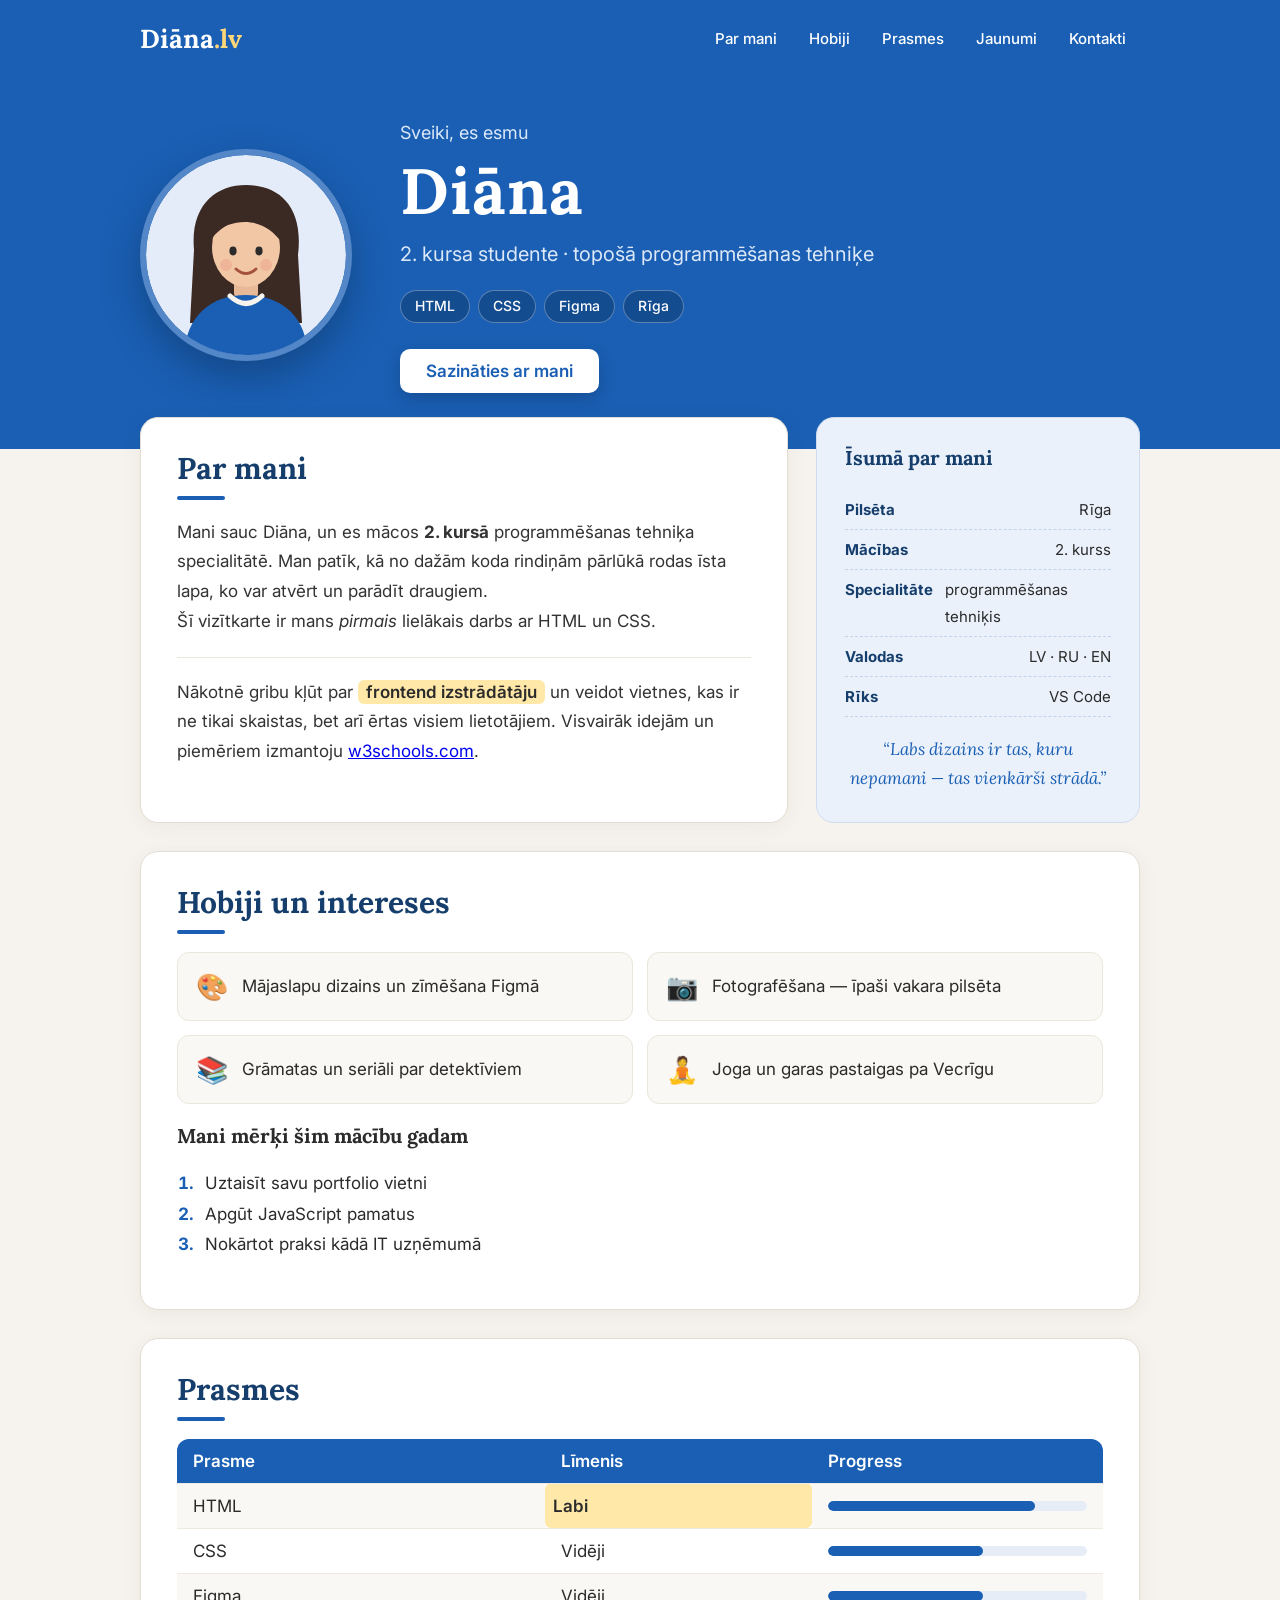
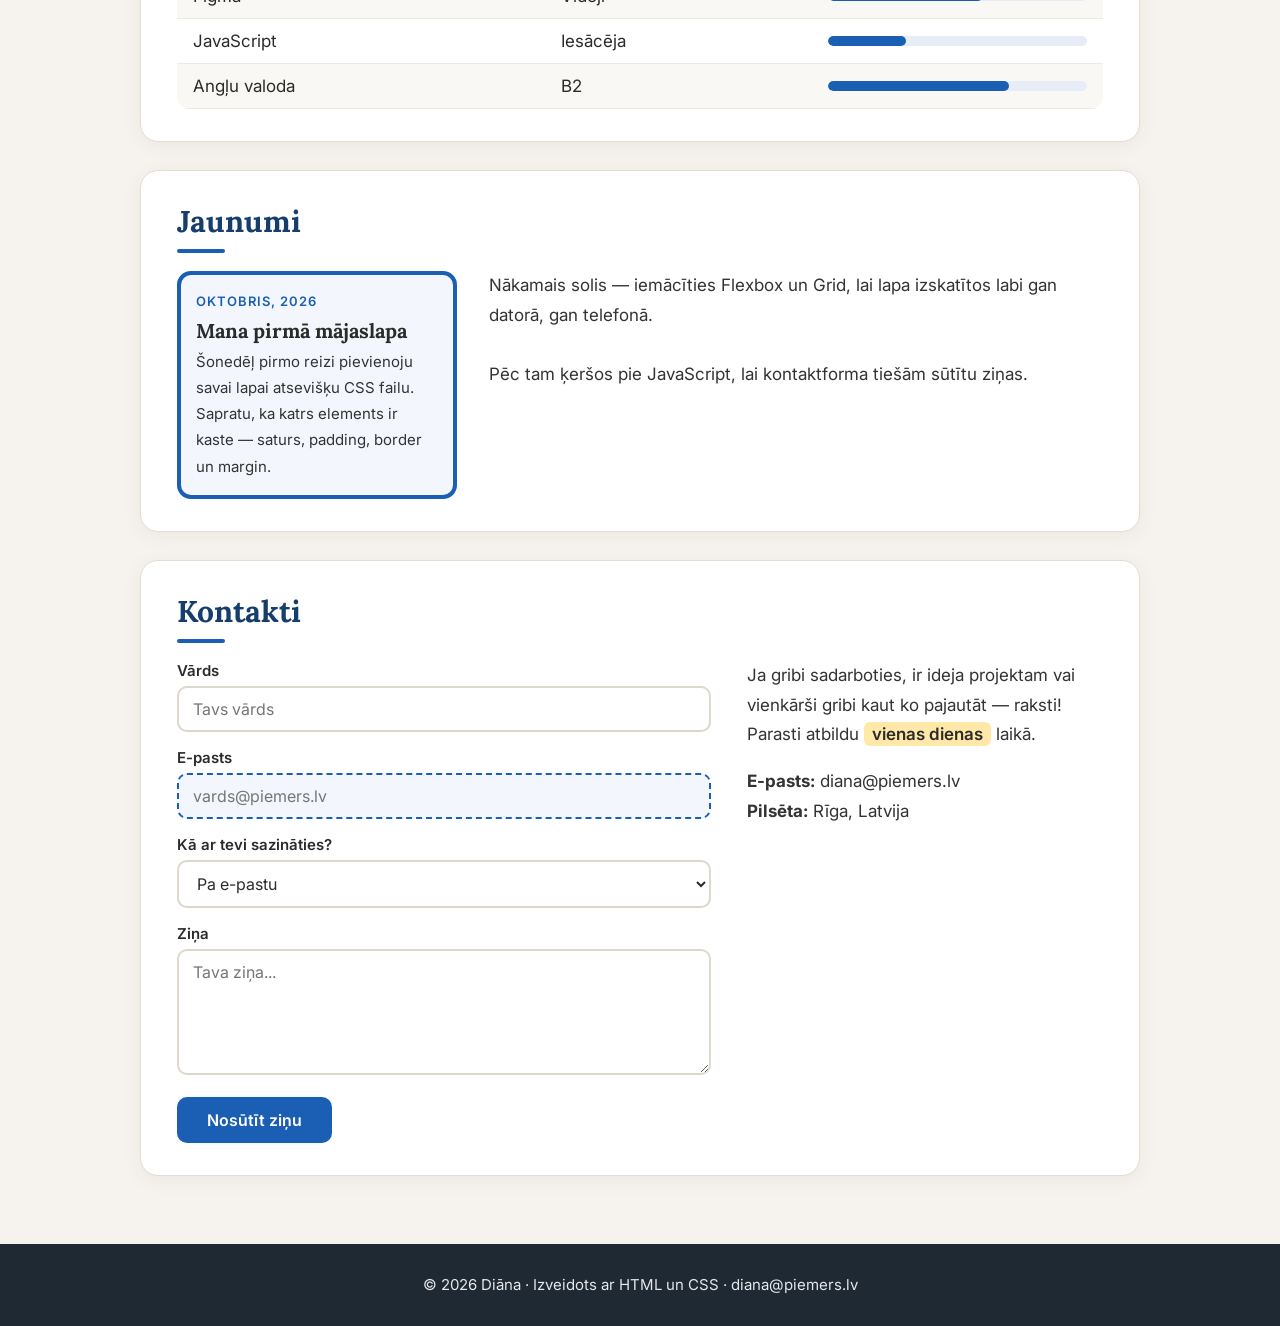
<file: index.html>
<!DOCTYPE html>
<html lang="lv">
<head>
    <meta charset="UTF-8">
    <meta name="viewport" content="width=device-width, initial-scale=1.0">
    <title>Diāna — mana digitālā vizītkarte</title>

    <!-- Google Fonts: Lora virsrakstiem, Inter pārējam tekstam -->
    <link rel="preconnect" href="https://fonts.googleapis.com">
    <link rel="preconnect" href="https://fonts.gstatic.com" crossorigin>
    <link href="https://fonts.googleapis.com/css2?family=Inter:wght@400;500;600&family=Lora:ital,wght@0,600;0,700;1,500&display=swap" rel="stylesheet">

    <!-- Viss noformējums atsevišķā failā -->
    <link rel="stylesheet" href="style.css">
</head>
<body>

    <header>
        <div class="josla-augsa">
            <a class="logo" href="#">Diāna<span>.lv</span></a>
            <nav>
                <ul>
                    <li><a href="#par-mani">Par mani</a></li>
                    <li><a href="#hobiji">Hobiji</a></li>
                    <li><a href="#prasmes">Prasmes</a></li>
                    <li><a href="#jaunumi">Jaunumi</a></li>
                    <li><a href="#kontakti">Kontakti</a></li>
                </ul>
            </nav>
        </div>

        <div class="varonis">
            <img src="diana.svg" width="200" height="200"
                 alt="Ilustrēts Diānas portrets: smaidoša meitene ar gariem tumšiem matiem un zilu džemperi">
            <div>
                <p class="sveiciens">Sveiki, es esmu</p>
                <h1 id="vards">Diāna</h1>
                <p class="amats">2. kursa studente · topošā programmēšanas tehniķe</p>
                <ul class="birkas">
                    <li>HTML</li>
                    <li>CSS</li>
                    <li>Figma</li>
                    <li>Rīga</li>
                </ul>
                <a class="poga" href="#kontakti">Sazināties ar mani</a>
            </div>
        </div>
    </header>

    <main>

        <div class="divas-kolonnas">
            <section id="par-mani">
                <h2>Par mani</h2>
                <p>
                    Mani sauc Diāna, un es mācos <strong>2. kursā</strong> programmēšanas tehniķa specialitātē.
                    Man patīk, kā no dažām koda rindiņām pārlūkā rodas īsta lapa, ko var atvērt un parādīt draugiem.<br>
                    Šī vizītkarte ir mans <em>pirmais</em> lielākais darbs ar HTML un CSS.
                </p>
                <hr>
                <p>
                    Nākotnē gribu kļūt par <span class="izcelts">frontend izstrādātāju</span> un veidot vietnes,
                    kas ir ne tikai skaistas, bet arī ērtas visiem lietotājiem. Visvairāk idejām un piemēriem
                    izmantoju <a href="https://www.w3schools.com" target="_blank" rel="noopener">w3schools.com</a>.
                </p>
            </section>

            <aside>
                <h3>Īsumā par mani</h3>
                <ul>
                    <li><b>Pilsēta</b> Rīga</li>
                    <li><b>Mācības</b> 2. kurss</li>
                    <li><b>Specialitāte</b> programmēšanas tehniķis</li>
                    <li><b>Valodas</b> LV · RU · EN</li>
                    <li><b>Rīks</b> VS Code</li>
                </ul>
                <p id="moto" class="citats">“Labs dizains ir tas, kuru nepamani — tas vienkārši strādā.”</p>
            </aside>
        </div>

        <section id="hobiji">
            <h2>Hobiji un intereses</h2>
            <ul class="hobiji">
                <li><span class="ikona">🎨</span> Mājaslapu dizains un zīmēšana Figmā</li>
                <li><span class="ikona">📷</span> Fotografēšana — īpaši vakara pilsēta</li>
                <li><span class="ikona">📚</span> Grāmatas un seriāli par detektīviem</li>
                <li><span class="ikona">🧘</span> Joga un garas pastaigas pa Vecrīgu</li>
            </ul>

            <h3>Mani mērķi šim mācību gadam</h3>
            <ol class="merki">
                <li>Uztaisīt savu portfolio vietni</li>
                <li>Apgūt JavaScript pamatus</li>
                <li>Nokārtot praksi kādā IT uzņēmumā</li>
            </ol>
        </section>

        <section id="prasmes">
            <h2>Prasmes</h2>
            <table>
                <tr>
                    <th>Prasme</th>
                    <th>Līmenis</th>
                    <th class="slept-mobili">Progress</th>
                </tr>
                <tr>
                    <td>HTML</td>
                    <td class="izcelts">Labi</td>
                    <td class="slept-mobili"><div class="josla"><span class="j80"></span></div></td>
                </tr>
                <tr>
                    <td>CSS</td>
                    <td>Vidēji</td>
                    <td class="slept-mobili"><div class="josla"><span class="j60"></span></div></td>
                </tr>
                <tr>
                    <td>Figma</td>
                    <td>Vidēji</td>
                    <td class="slept-mobili"><div class="josla"><span class="j60"></span></div></td>
                </tr>
                <tr>
                    <td>JavaScript</td>
                    <td>Iesācēja</td>
                    <td class="slept-mobili"><div class="josla"><span class="j30"></span></div></td>
                </tr>
                <tr>
                    <td>Angļu valoda</td>
                    <td>B2</td>
                    <td class="slept-mobili"><div class="josla"><span class="j70"></span></div></td>
                </tr>
            </table>
        </section>

        <section id="jaunumi">
            <h2>Jaunumi</h2>
            <div class="jaunumi-saturs">
                <article class="kartite">
                    <p class="datums">Oktobris, 2026</p>
                    <h3>Mana pirmā mājaslapa</h3>
                    <p>
                        Šonedēļ pirmo reizi pievienoju savai lapai atsevišķu CSS failu. Sapratu,
                        ka katrs elements ir kaste — saturs, padding, border un margin.
                    </p>
                </article>
                <div>
                    <p class="atstarpe-a">
                        Nākamais solis — iemācīties Flexbox un Grid, lai lapa izskatītos labi gan datorā,
                        gan telefonā.
                    </p>
                    <p class="atstarpe-b">
                        Pēc tam ķeršos pie JavaScript, lai kontaktforma tiešām sūtītu ziņas.
                    </p>
                </div>
            </div>
        </section>

        <section id="kontakti">
            <h2>Kontakti</h2>
            <div class="kontakti-saturs">
                <form>
                    <label for="vardsLauks">Vārds</label>
                    <input type="text" id="vardsLauks" name="vards" placeholder="Tavs vārds">

                    <label for="epasts">E-pasts</label>
                    <input type="email" id="epasts" name="epasts" placeholder="vards@piemers.lv">

                    <label for="sazina">Kā ar tevi sazināties?</label>
                    <select id="sazina" name="sazina">
                        <option>Pa e-pastu</option>
                        <option>Pa tālruni</option>
                        <option>Instagram</option>
                    </select>

                    <label for="zinja">Ziņa</label>
                    <textarea id="zinja" name="zinja" rows="5" placeholder="Tava ziņa..."></textarea>

                    <button type="submit">Nosūtīt ziņu</button>
                </form>
                <div class="kontakti-info">
                    <p>Ja gribi sadarboties, ir ideja projektam vai vienkārši gribi kaut ko pajautāt — raksti!
                        Parasti atbildu <span class="izcelts">vienas dienas</span> laikā.</p>
                    <p><b>E-pasts:</b> diana@piemers.lv<br>
                       <b>Pilsēta:</b> Rīga, Latvija</p>
                </div>
            </div>
        </section>

    </main>

    <footer>
        <p>© 2026 Diāna · Izveidots ar HTML un CSS · diana@piemers.lv</p>
    </footer>

</body>
</html>
</file>
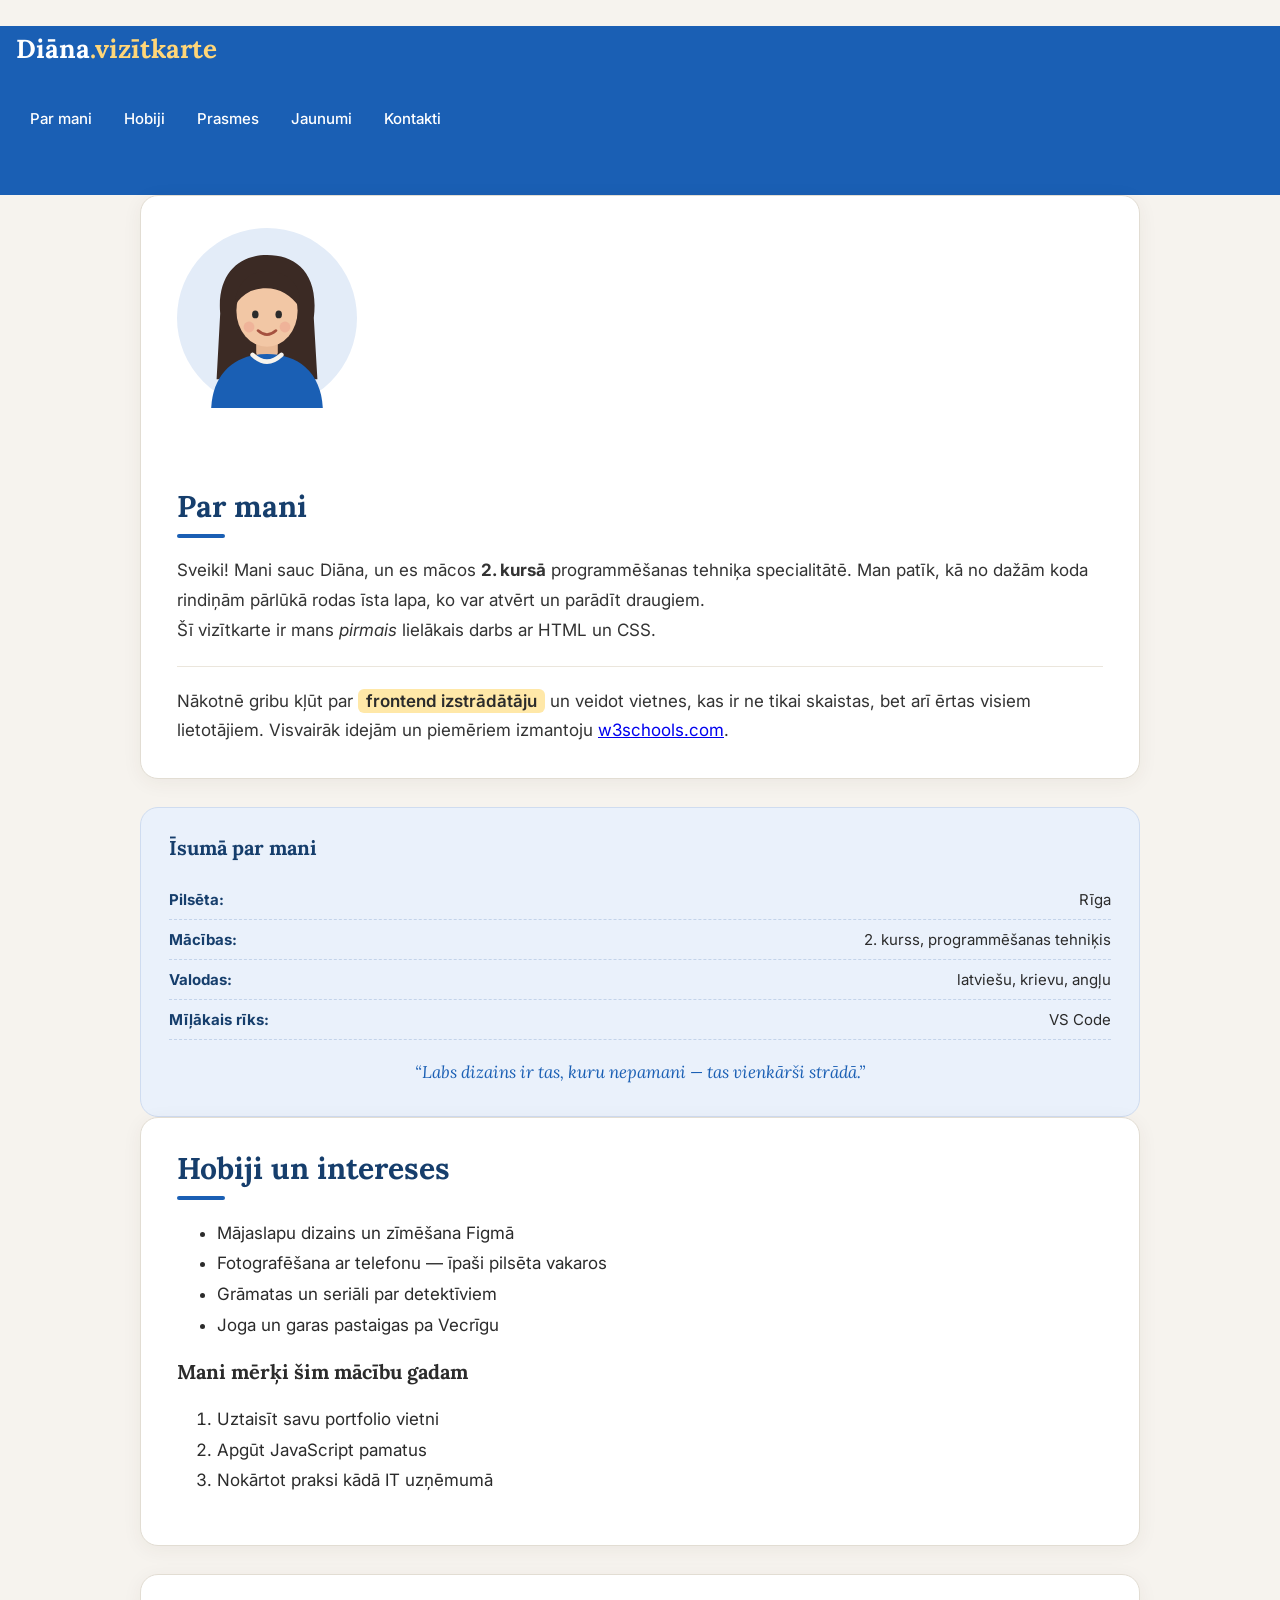
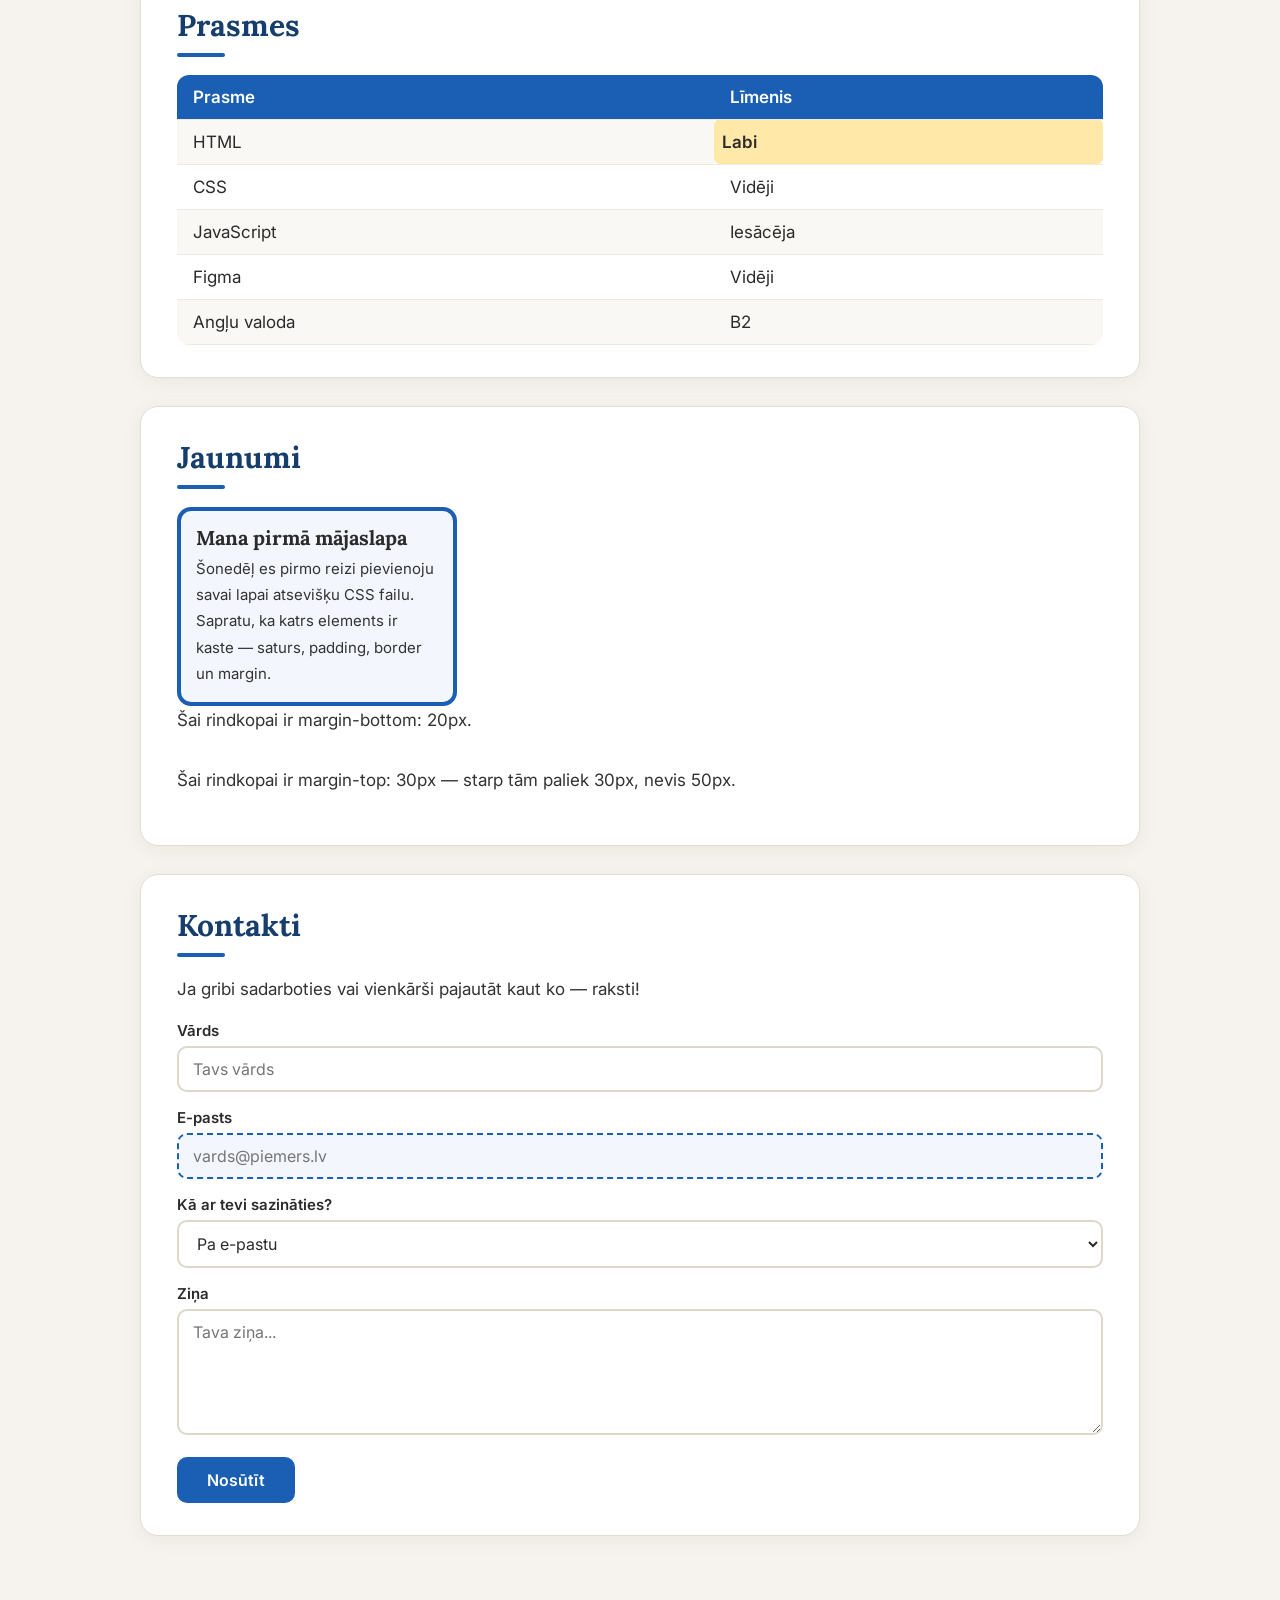
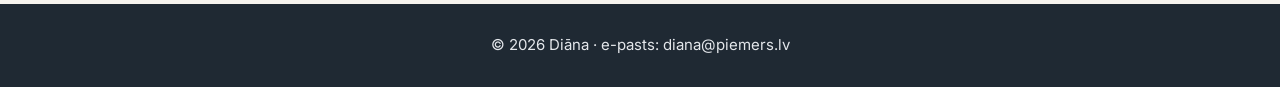
<file: manavizitkarte.html>
<!DOCTYPE html>
<html lang="lv">
<head>
    <meta charset="UTF-8">
    <meta name="viewport" content="width=device-width, initial-scale=1.0">
    <title>Diāna — mana digitālā vizītkarte</title>

    <!-- Google Fonts: Lora virsrakstiem, Inter pārējam tekstam -->
    <link rel="preconnect" href="https://fonts.googleapis.com">
    <link rel="preconnect" href="https://fonts.gstatic.com" crossorigin>
    <link href="https://fonts.googleapis.com/css2?family=Inter:wght@400;600&family=Lora:wght@600;700&display=swap" rel="stylesheet">

    <!-- Viss noformējums atsevišķā failā -->
    <link rel="stylesheet" href="style.css">
</head>
<body>

    <header>
        <p class="logo">Diāna<span>.vizītkarte</span></p>
        <nav>
            <ul>
                <li><a href="#par-mani">Par mani</a></li>
                <li><a href="#hobiji">Hobiji</a></li>
                <li><a href="#prasmes">Prasmes</a></li>
                <li><a href="#jaunumi">Jaunumi</a></li>
                <li><a href="#kontakti">Kontakti</a></li>
            </ul>
        </nav>
    </header>

    <main>

        <section id="par-mani" class="ievads">
            <img src="diana.svg" width="180" height="180"
                 alt="Ilustrēts Diānas portrets: smaidoša meitene ar gariem tumšiem matiem un zilu džemperi">
            <div>
                <h1 id="vards">Diāna</h1>
                <h2>Par mani</h2>
                <p>
                    Sveiki! Mani sauc Diāna, un es mācos <strong>2. kursā</strong> programmēšanas tehniķa specialitātē.
                    Man patīk, kā no dažām koda rindiņām pārlūkā rodas īsta lapa, ko var atvērt un parādīt draugiem.<br>
                    Šī vizītkarte ir mans <em>pirmais</em> lielākais darbs ar HTML un CSS.
                </p>
                <hr>
                <p>
                    Nākotnē gribu kļūt par <span class="izcelts">frontend izstrādātāju</span> un veidot vietnes,
                    kas ir ne tikai skaistas, bet arī ērtas visiem lietotājiem. Visvairāk idejām un piemēriem
                    izmantoju <a href="https://www.w3schools.com" target="_blank" rel="noopener">w3schools.com</a>.
                </p>
            </div>
        </section>

        <aside>
            <h3>Īsumā par mani</h3>
            <ul>
                <li><b>Pilsēta:</b> Rīga</li>
                <li><b>Mācības:</b> 2. kurss, programmēšanas tehniķis</li>
                <li><b>Valodas:</b> latviešu, krievu, angļu</li>
                <li><b>Mīļākais rīks:</b> VS Code</li>
            </ul>
            <p id="moto" class="citats">“Labs dizains ir tas, kuru nepamani — tas vienkārši strādā.”</p>
        </aside>

        <section id="hobiji">
            <h2>Hobiji un intereses</h2>
            <ul>
                <li>Mājaslapu dizains un zīmēšana Figmā</li>
                <li>Fotografēšana ar telefonu — īpaši pilsēta vakaros</li>
                <li>Grāmatas un seriāli par detektīviem</li>
                <li>Joga un garas pastaigas pa Vecrīgu</li>
            </ul>

            <h3>Mani mērķi šim mācību gadam</h3>
            <ol>
                <li>Uztaisīt savu portfolio vietni</li>
                <li>Apgūt JavaScript pamatus</li>
                <li>Nokārtot praksi kādā IT uzņēmumā</li>
            </ol>
        </section>

        <section id="prasmes">
            <h2>Prasmes</h2>
            <table>
                <tr>
                    <th>Prasme</th>
                    <th>Līmenis</th>
                </tr>
                <tr>
                    <td>HTML</td>
                    <td class="izcelts">Labi</td>
                </tr>
                <tr>
                    <td>CSS</td>
                    <td>Vidēji</td>
                </tr>
                <tr>
                    <td>JavaScript</td>
                    <td>Iesācēja</td>
                </tr>
                <tr>
                    <td>Figma</td>
                    <td>Vidēji</td>
                </tr>
                <tr>
                    <td>Angļu valoda</td>
                    <td>B2</td>
                </tr>
            </table>
        </section>

        <section id="jaunumi">
            <h2>Jaunumi</h2>
            <article class="kartite">
                <h3>Mana pirmā mājaslapa</h3>
                <p>
                    Šonedēļ es pirmo reizi pievienoju savai lapai atsevišķu CSS failu. Sapratu, ka katrs
                    elements ir kaste — saturs, padding, border un margin.
                </p>
            </article>

            <p class="atstarpe-a">Šai rindkopai ir margin-bottom: 20px.</p>
            <p class="atstarpe-b">Šai rindkopai ir margin-top: 30px — starp tām paliek 30px, nevis 50px.</p>
        </section>

        <section id="kontakti">
            <h2>Kontakti</h2>
            <p>Ja gribi sadarboties vai vienkārši pajautāt kaut ko — raksti!</p>
            <form>
                <label for="vardsLauks">Vārds</label>
                <input type="text" id="vardsLauks" name="vards" placeholder="Tavs vārds">

                <label for="epasts">E-pasts</label>
                <input type="email" id="epasts" name="epasts" placeholder="vards@piemers.lv">

                <label for="sazina">Kā ar tevi sazināties?</label>
                <select id="sazina" name="sazina">
                    <option>Pa e-pastu</option>
                    <option>Pa tālruni</option>
                    <option>Instagram</option>
                </select>

                <label for="zinja">Ziņa</label>
                <textarea id="zinja" name="zinja" rows="5" placeholder="Tava ziņa..."></textarea>

                <button type="submit">Nosūtīt</button>
            </form>
        </section>

    </main>

    <footer>
        <p>© 2026 Diāna · e-pasts: diana@piemers.lv</p>
    </footer>

</body>
</html>
</file>
<file: style.css>
/* =========================================================
   Diānas profila lapa — style.css
   Krāsas: #1a5fb4 (galvenā zilā), white, rgb(...) siltajam fonam
   ========================================================= */

html {
    scroll-behavior: smooth;
}

/* ---------- Visa lapa (elementa selektors body) ----------
   Fonts un krāsa tiek pārmantoti arī virsrakstiem un rindkopām. */
body {
    margin: 0;
    font-family: "Inter", Arial, Helvetica, sans-serif;
    font-size: 17px;
    color: #2b2b2b;
    background-color: rgb(246, 243, 238);   /* silts, mierīgs fons — acis nenogurst */
}

/* Apvienoti selektori: visiem virsrakstiem cits fonts nekā tekstam */
h1, h2, h3 {
    font-family: "Lora", Georgia, "Times New Roman", serif;
    line-height: 1.2;
}

h1 {
    font-size: 64px;
    margin: 0;
}

h2 {
    font-size: 30px;
    margin: 0 0 18px;
}

h3 {
    font-size: 20px;
}

p {
    line-height: 1.75;
    color: #333333;
}

ul, ol {
    line-height: 1.8;
}

/* ---------- Kaskāde ----------
   Divi noteikumi ar vienādu selektoru h2. Uzvar OTRAIS (zemākais failā),
   jo specifiskums ir vienāds, tāpēc izšķir secība. */
h2 {
    color: gray;
}
h2 {
    color: #163e6c;
}

/* Maza krāsaina svītriņa zem katra h2 */
section h2::after {
    content: "";
    display: block;
    width: 48px;
    height: 4px;
    margin-top: 10px;
    border-radius: 4px;
    background-color: #1a5fb4;
}

/* ---------- ID selektors ---------- */
#vards {
    color: white;
    letter-spacing: 1px;
}

/* ---------- Klases selektors (.izcelts izmantots <span> un <td>) ---------- */
.izcelts {
    background-color: rgb(255, 232, 168);
    color: #2b2b2b;
    padding: 2px 8px;
    border-radius: 6px;
    font-weight: 600;
}

/* =========================================================
   GALVENE
   ========================================================= */
header {
    background-color: #1a5fb4;
    color: white;
    padding: 0 16px 56px;
}

.josla-augsa {
    max-width: 1000px;
    margin: 0 auto;
    padding: 18px 0;
    display: flex;
    justify-content: space-between;
    align-items: center;
    flex-wrap: wrap;
    gap: 10px;
}

.logo {
    font-family: "Lora", Georgia, serif;
    font-size: 26px;
    font-weight: 700;
    color: white;
    text-decoration: none;
}

.logo span {
    color: rgb(255, 214, 120);
}

nav ul {
    list-style: none;
    margin: 0;
    padding: 0;
    display: flex;
    flex-wrap: wrap;
    gap: 4px;
}

/* Tikai navigācijas saites (pēcteča kombinators) — citas saites lapā netiek mainītas */
nav a {
    display: inline-block;
    padding: 7px 14px;
    color: white;
    font-weight: 500;
    font-size: 15px;
    text-decoration: none;
    border-radius: 20px;
    transition: background-color 0.2s, color 0.2s;
}

/* Pseido-klase :hover — mainās, kad virs saites ir pele */
nav a:hover {
    background-color: white;
    color: #1a5fb4;
}

nav a:focus-visible,
.logo:focus-visible,
.poga:focus-visible {
    outline: 3px solid rgb(255, 214, 120);
    outline-offset: 3px;
}

/* Lielais ievada bloks galvenē */
.varonis {
    max-width: 1000px;
    margin: 40px auto 0;
    display: flex;
    align-items: center;
    gap: 48px;
}

.varonis img {
    flex-shrink: 0;
    border-radius: 50%;
    border: 6px solid rgba(255, 255, 255, 0.25);
    box-shadow: 0 16px 40px rgba(0, 0, 0, 0.25);
}

.sveiciens {
    margin: 0 0 4px;
    color: #dce8f8;
    font-size: 18px;
}

.amats {
    margin: 8px 0 18px;
    color: #dce8f8;
    font-size: 20px;
}

.birkas {
    list-style: none;
    margin: 0 0 26px;
    padding: 0;
    display: flex;
    flex-wrap: wrap;
    gap: 8px;
}

.birkas li {
    padding: 4px 14px;
    font-size: 14px;
    font-weight: 500;
    line-height: 1.6;
    border-radius: 20px;
    background-color: rgba(0, 0, 0, 0.2);
    border: 1px solid rgba(255, 255, 255, 0.3);
}

.poga {
    display: inline-block;
    padding: 12px 26px;
    background-color: white;
    color: #1a5fb4;
    font-weight: 600;
    text-decoration: none;
    border-radius: 10px;
    box-shadow: 0 6px 18px rgba(0, 0, 0, 0.18);
    transition: transform 0.2s;
}

.poga:hover {
    transform: translateY(-2px);
}

/* =========================================================
   GALVENAIS SATURS — lapas vidū
   ========================================================= */
main {
    max-width: 1000px;
    margin: 0 auto;
    padding: 0 16px 40px;
}

/* Katrai sadaļai apmale (biezums, stils, krāsa) un noapaļoti stūri */
section {
    background-color: white;
    border: 1px solid #e2ddd3;
    border-radius: 18px;
    padding: 32px 36px;          /* teksts nepieskaras apmalei */
    margin-bottom: 28px;         /* atstarpe starp sadaļām */
    box-shadow: 0 4px 20px rgba(60, 50, 30, 0.06);
    scroll-margin-top: 20px;
}

/* "Par mani" un sānjosla blakus — uzbīdītas uz zilās galvenes */
.divas-kolonnas {
    display: grid;
    grid-template-columns: 2fr 1fr;
    gap: 28px;
    margin-top: -32px;
    margin-bottom: 28px;
}

.divas-kolonnas section {
    margin-bottom: 0;
}

#par-mani p:last-child {
    margin-bottom: 0;
}

hr {
    border: none;
    border-top: 1px solid #ebe6dc;
    margin: 20px 0;
}

/* ---------- Sānjosla ---------- */
aside {
    background-color: #eaf1fb;
    border: 1px solid #cfdcf0;
    border-radius: 18px;
    padding: 28px;
}

aside h3 {
    margin-top: 0;
    color: #163e6c;
}

aside ul {
    list-style: none;
    padding: 0;
    margin: 0 0 18px;
}

aside li {
    display: flex;
    justify-content: space-between;
    gap: 12px;
    padding: 6px 0;
    border-bottom: 1px dashed #c3d3ea;
    font-size: 15px;
}

aside li b {
    color: #163e6c;
}

/* ---------- Specifiskums ----------
   Elementam <p id="moto" class="citats"> krāsa dota trīs veidos: p, .citats un #moto.
   Uzvar #moto, jo ID selektoram ir lielākais specifiskums (1,0,0),
   klasei (0,1,0), elementam (0,0,1). Secībai failā te nav nozīmes.
   DevTools rāda p un .citats krāsu pārsvītrotu. */
.citats {
    color: gray;
    font-family: "Lora", Georgia, serif;
    font-style: italic;
    text-align: center;
    margin: 0;
}
#moto {
    color: #1a5fb4;
}
/* !important eksperiments: ja uzrakstītu
       .citats { color: gray !important; }
   tad uzvarētu klase, nevis ID — !important pārspēj parasto specifiskumu.
   To neiesaka lietot bieži, jo tad kļūst grūti saprast, kurš noteikums darbojas,
   un to var pārspēt tikai ar vēl vienu !important. */

/* ---------- Hobiji kā kartītes ---------- */
.hobiji {
    list-style: none;
    padding: 0;
    margin: 0 0 8px;
    display: grid;
    grid-template-columns: 1fr 1fr;
    gap: 14px;
}

.hobiji li {
    display: flex;
    align-items: center;
    gap: 14px;
    padding: 14px 18px;
    line-height: 1.5;
    background-color: rgb(250, 248, 244);
    border: 1px solid #ebe6dc;
    border-radius: 12px;
}

.ikona {
    font-size: 26px;
}

/* ---------- Mērķi ar numuriem ---------- */
.merki {
    padding-left: 22px;
}

.merki li {
    padding-left: 6px;
}

.merki li::marker {
    color: #1a5fb4;
    font-weight: 700;
}

/* ---------- Tabula ---------- */
table {
    width: 100%;
    border-collapse: collapse;
    border-radius: 12px;
    overflow: hidden;
}

th, td {
    text-align: left;
    padding: 12px 16px;
    border-bottom: 1px solid #eeeae2;
}

th {
    background-color: #1a5fb4;
    color: white;
    font-weight: 600;
}

/* Katrai otrajai rindai cits fons */
tr:nth-child(even) {
    background-color: rgb(250, 248, 244);
}

.josla {
    height: 10px;
    background-color: #e6edf7;
    border-radius: 10px;
    overflow: hidden;
}

.josla span {
    display: block;
    height: 100%;
    background-color: #1a5fb4;
    border-radius: 10px;
}

.j30 { width: 30%; }
.j60 { width: 60%; }
.j70 { width: 70%; }
.j80 { width: 80%; }

/* ---------- Jaunumi ---------- */
.jaunumi-saturs {
    display: flex;
    gap: 32px;
    align-items: flex-start;
}

/* ---------- Box modelis: .kartite ----------
   width: 280px; padding: 15px; border: 4px solid
   Bez box-sizing (content-box) kopējais platums būtu:
       280 + 15 + 15 + 4 + 4 = 318px  (saturs paliek 280px)

   Ar box-sizing: border-box kopējais platums ir tieši 280px,
   bet satura platums samazinās: 280 - 30 - 8 = 242px.
   DevTools → Computed to apstiprina. */
.kartite {
    box-sizing: border-box;
    width: 280px;
    padding: 15px;
    border: 4px solid #1a5fb4;
    border-radius: 14px;
    background-color: #f3f7fd;
    flex-shrink: 0;
}

.kartite h3 {
    margin: 0 0 6px;
}

.kartite p {
    margin: 0;
    font-size: 15px;
}

.kartite .datums {
    font-size: 13px;
    font-weight: 600;
    color: #1a5fb4;
    text-transform: uppercase;
    letter-spacing: 1px;
    margin-bottom: 6px;
}

/* ---------- Margin sabrukšana ----------
   Starp šīm rindkopām atstarpe ir 30px, nevis 50px:
   vertikālās margin blakus elementiem "sabrūk" un paliek lielākā no tām. */
.atstarpe-a {
    margin-top: 0;
    margin-bottom: 20px;
}
.atstarpe-b {
    margin-top: 30px;
}

/* ---------- Kontakti un forma ---------- */
.kontakti-saturs {
    display: grid;
    grid-template-columns: 3fr 2fr;
    gap: 36px;
}

.kontakti-info p:first-child {
    margin-top: 0;
}

form {
    display: grid;
    gap: 6px;
}

label {
    font-weight: 600;
    font-size: 15px;
    margin-top: 10px;
}

label:first-child {
    margin-top: 0;
}

input, select, textarea {
    font-family: inherit;
    font-size: 16px;
    padding: 11px 14px;
    border: 2px solid #ddd7cc;
    border-radius: 10px;
    background-color: white;
    color: #2b2b2b;
}

/* Atribūta selektors: e-pasta lauks izskatās citādi nekā vārda lauks,
   nepievienojot klasi HTML kodā */
input[type="email"] {
    border-style: dashed;
    border-color: #1a5fb4;
    background-color: #f3f7fd;
}

/* Redzams fokuss: palīdz cilvēkiem, kas pa lapu pārvietojas ar Tab
   (bez peles), redzēt, kurā laukā viņi atrodas. */
input:focus, select:focus, textarea:focus {
    outline: 3px solid rgb(255, 200, 80);
    outline-offset: 2px;
    border-color: #1a5fb4;
}

textarea {
    resize: vertical;
}

button {
    justify-self: start;
    margin-top: 16px;
    padding: 13px 30px;
    font-family: inherit;
    font-size: 16px;
    font-weight: 600;
    color: white;
    background-color: #1a5fb4;
    border: none;
    border-radius: 10px;
    cursor: pointer;
    transition: background-color 0.2s;
}

button:hover {
    background-color: #144a8c;
}

button:focus-visible {
    outline: 3px solid rgb(255, 200, 80);
    outline-offset: 2px;
}

/* =========================================================
   KĀJENE
   ========================================================= */
footer {
    background-color: #1f2933;
    text-align: center;
    padding: 28px 16px;
}

footer p {
    margin: 0;
    color: #e4e7eb;
    font-size: 15px;
}

/* =========================================================
   Planšete un telefons
   ========================================================= */
@media (max-width: 820px) {
    .divas-kolonnas,
    .kontakti-saturs {
        grid-template-columns: 1fr;
    }
    .jaunumi-saturs {
        flex-direction: column;
    }
}

@media (max-width: 600px) {
    body {
        font-size: 16px;
    }
    .josla-augsa {
        justify-content: center;
    }
    nav ul {
        justify-content: center;
    }
    .varonis {
        flex-direction: column;
        text-align: center;
        gap: 24px;
        margin-top: 20px;
    }
    .varonis img {
        width: 150px;
        height: 150px;
    }
    .birkas {
        justify-content: center;
    }
    h1 {
        font-size: 48px;
    }
    h2 {
        font-size: 26px;
    }
    section {
        padding: 24px 20px;
    }
    .hobiji {
        grid-template-columns: 1fr;
    }
    .slept-mobili {
        display: none;
    }
    .kartite {
        width: 100%;
        max-width: 280px;
    }
}
</file>
